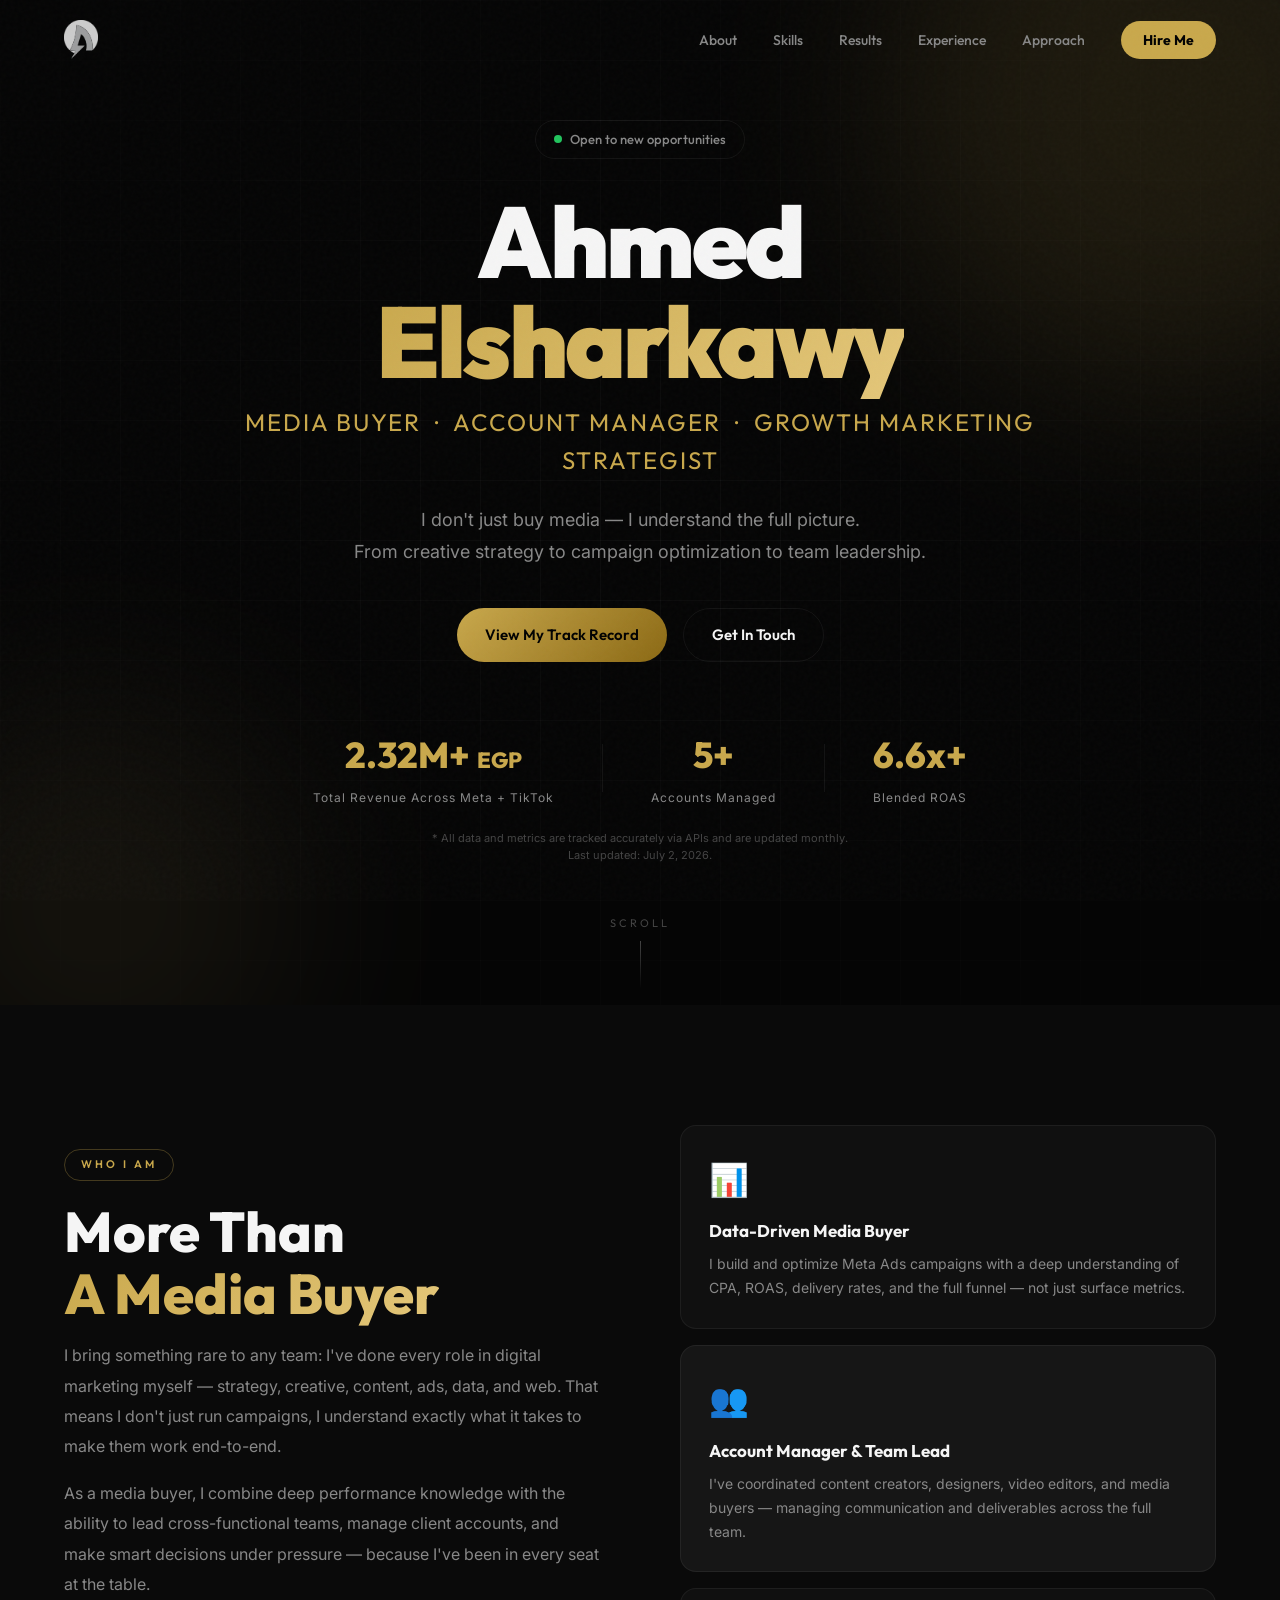
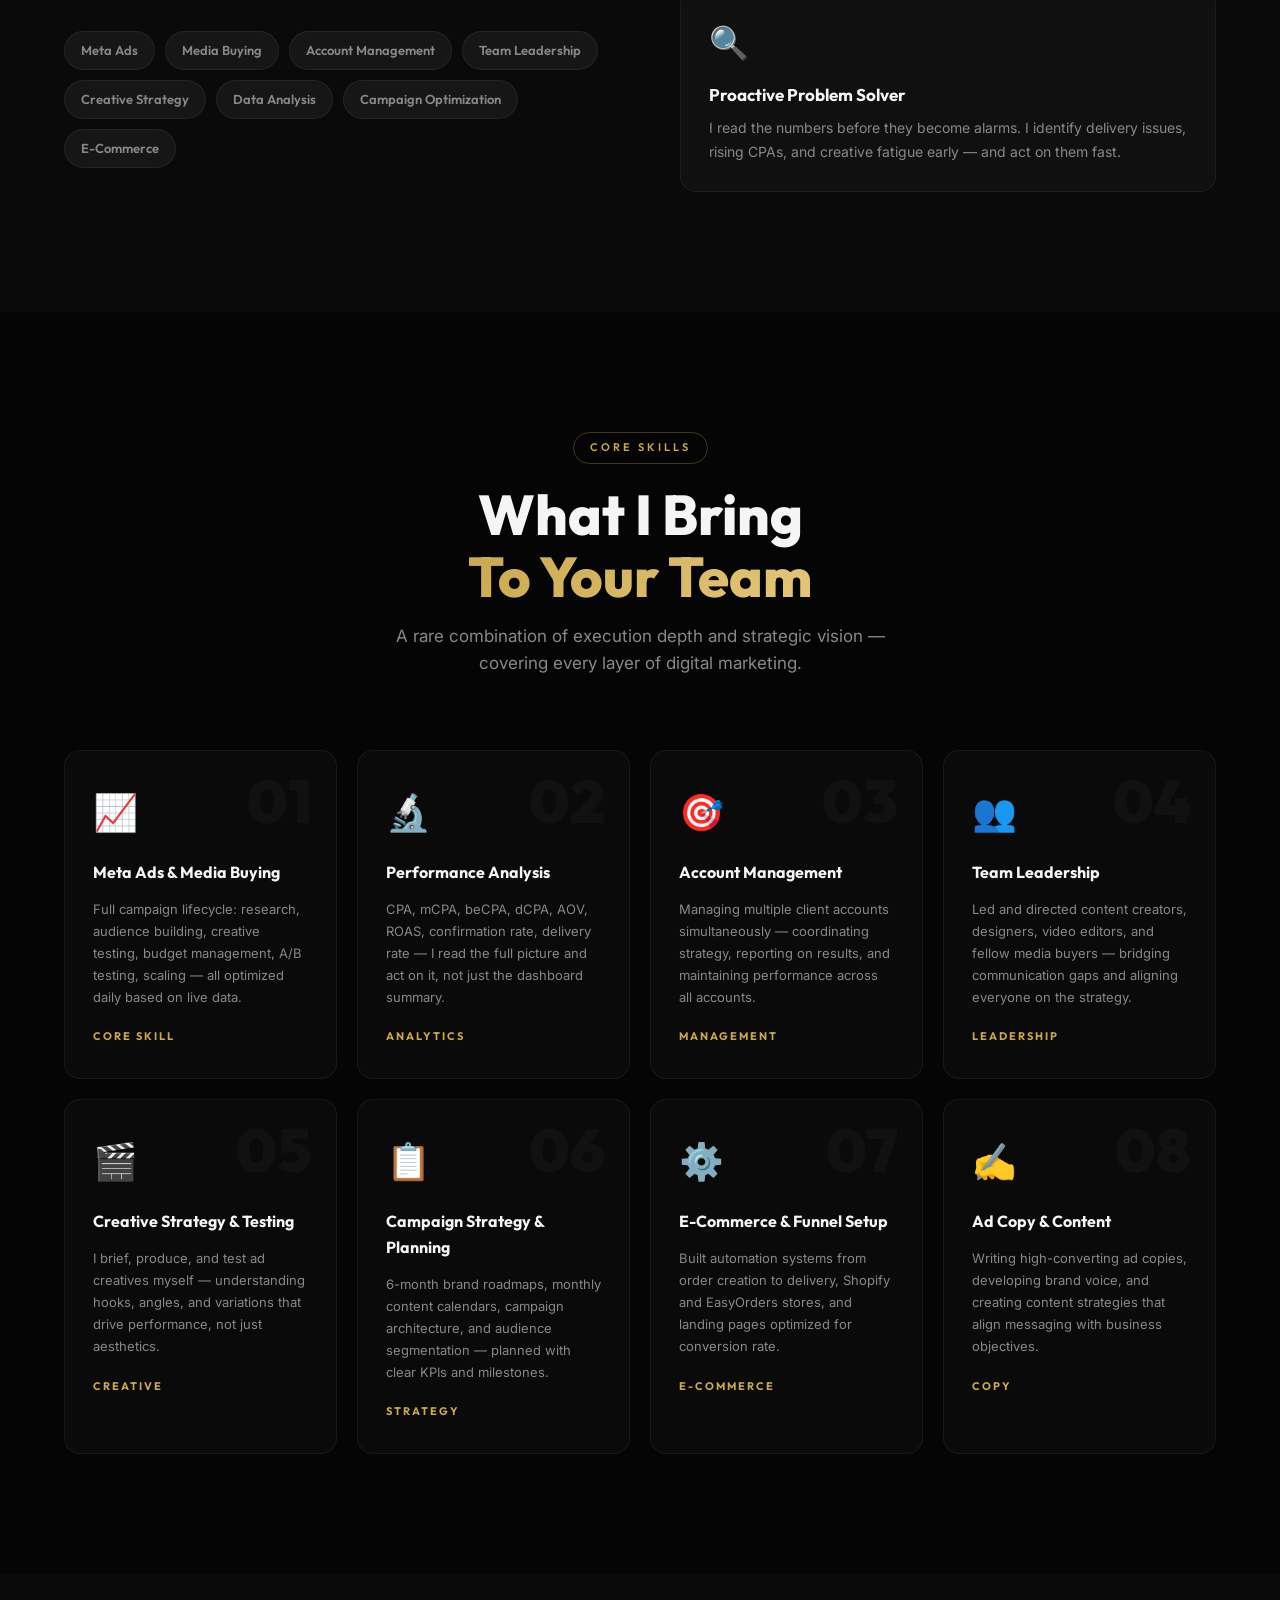
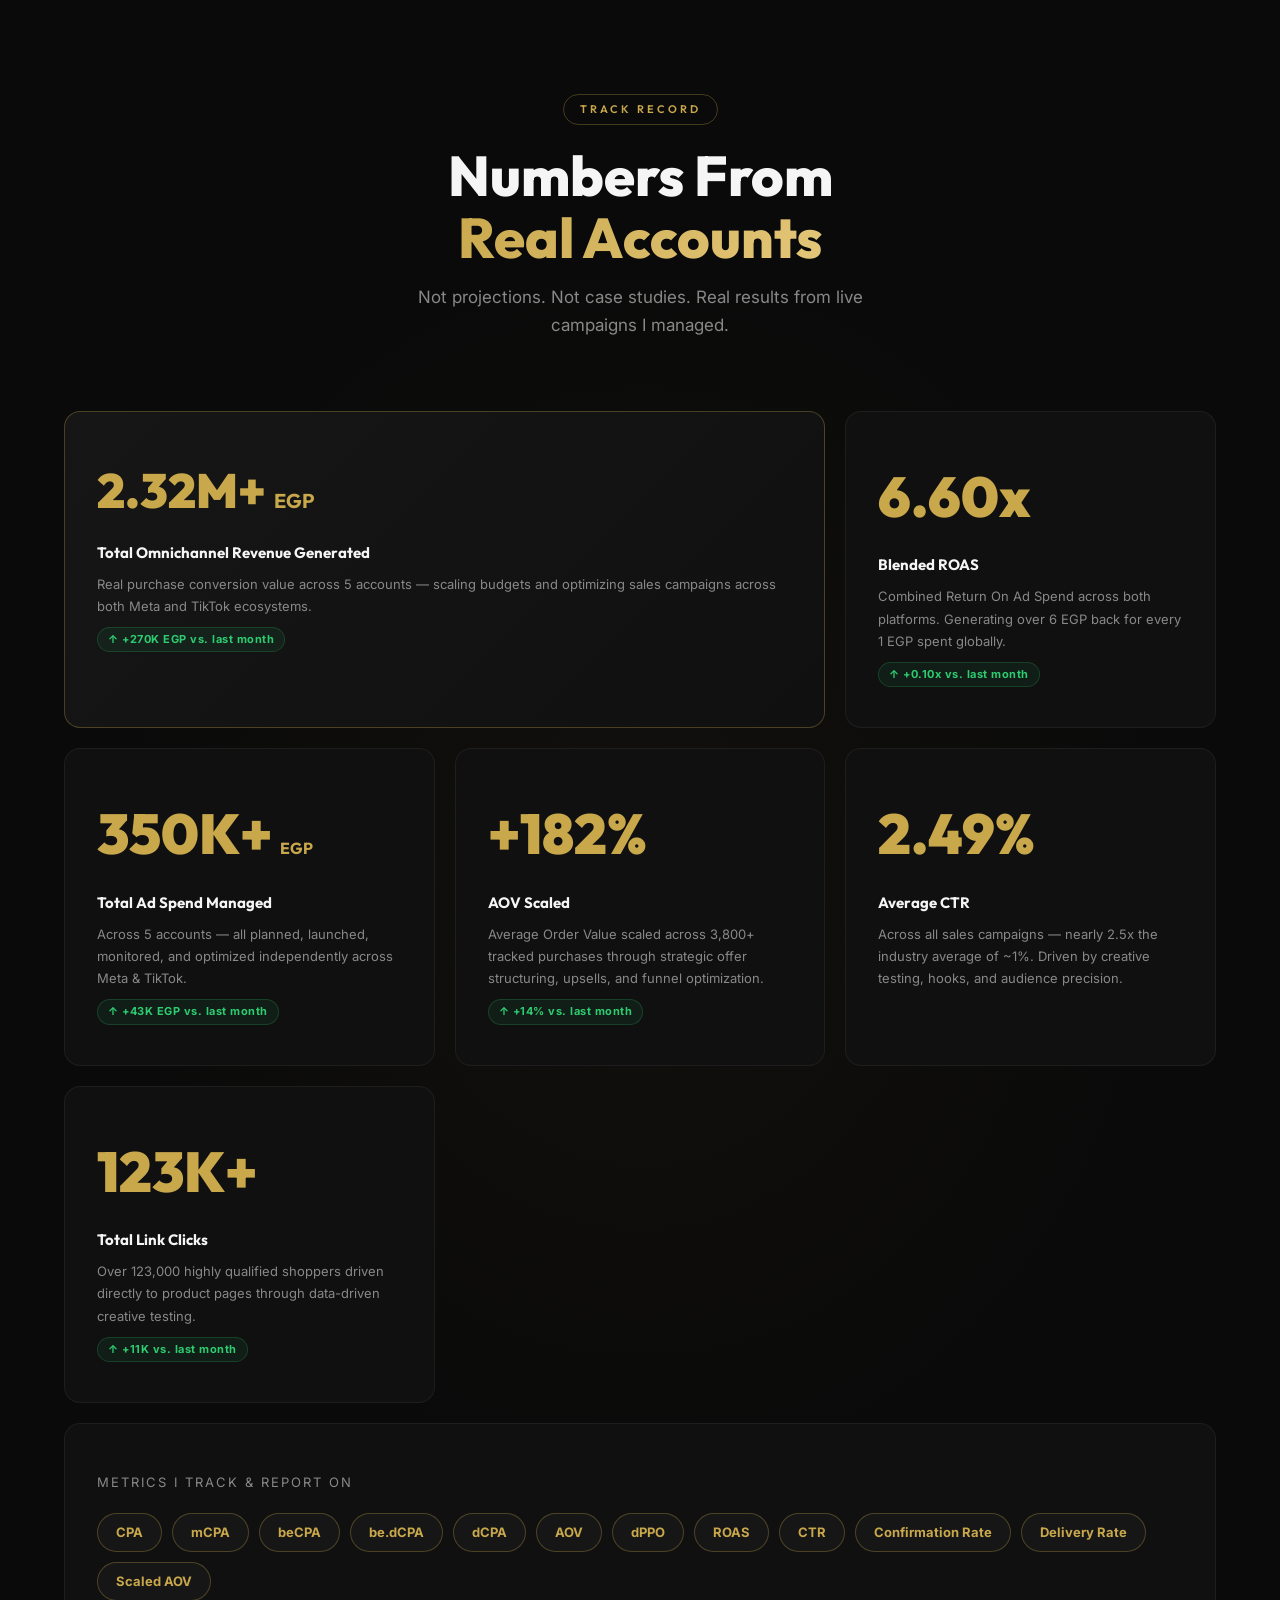
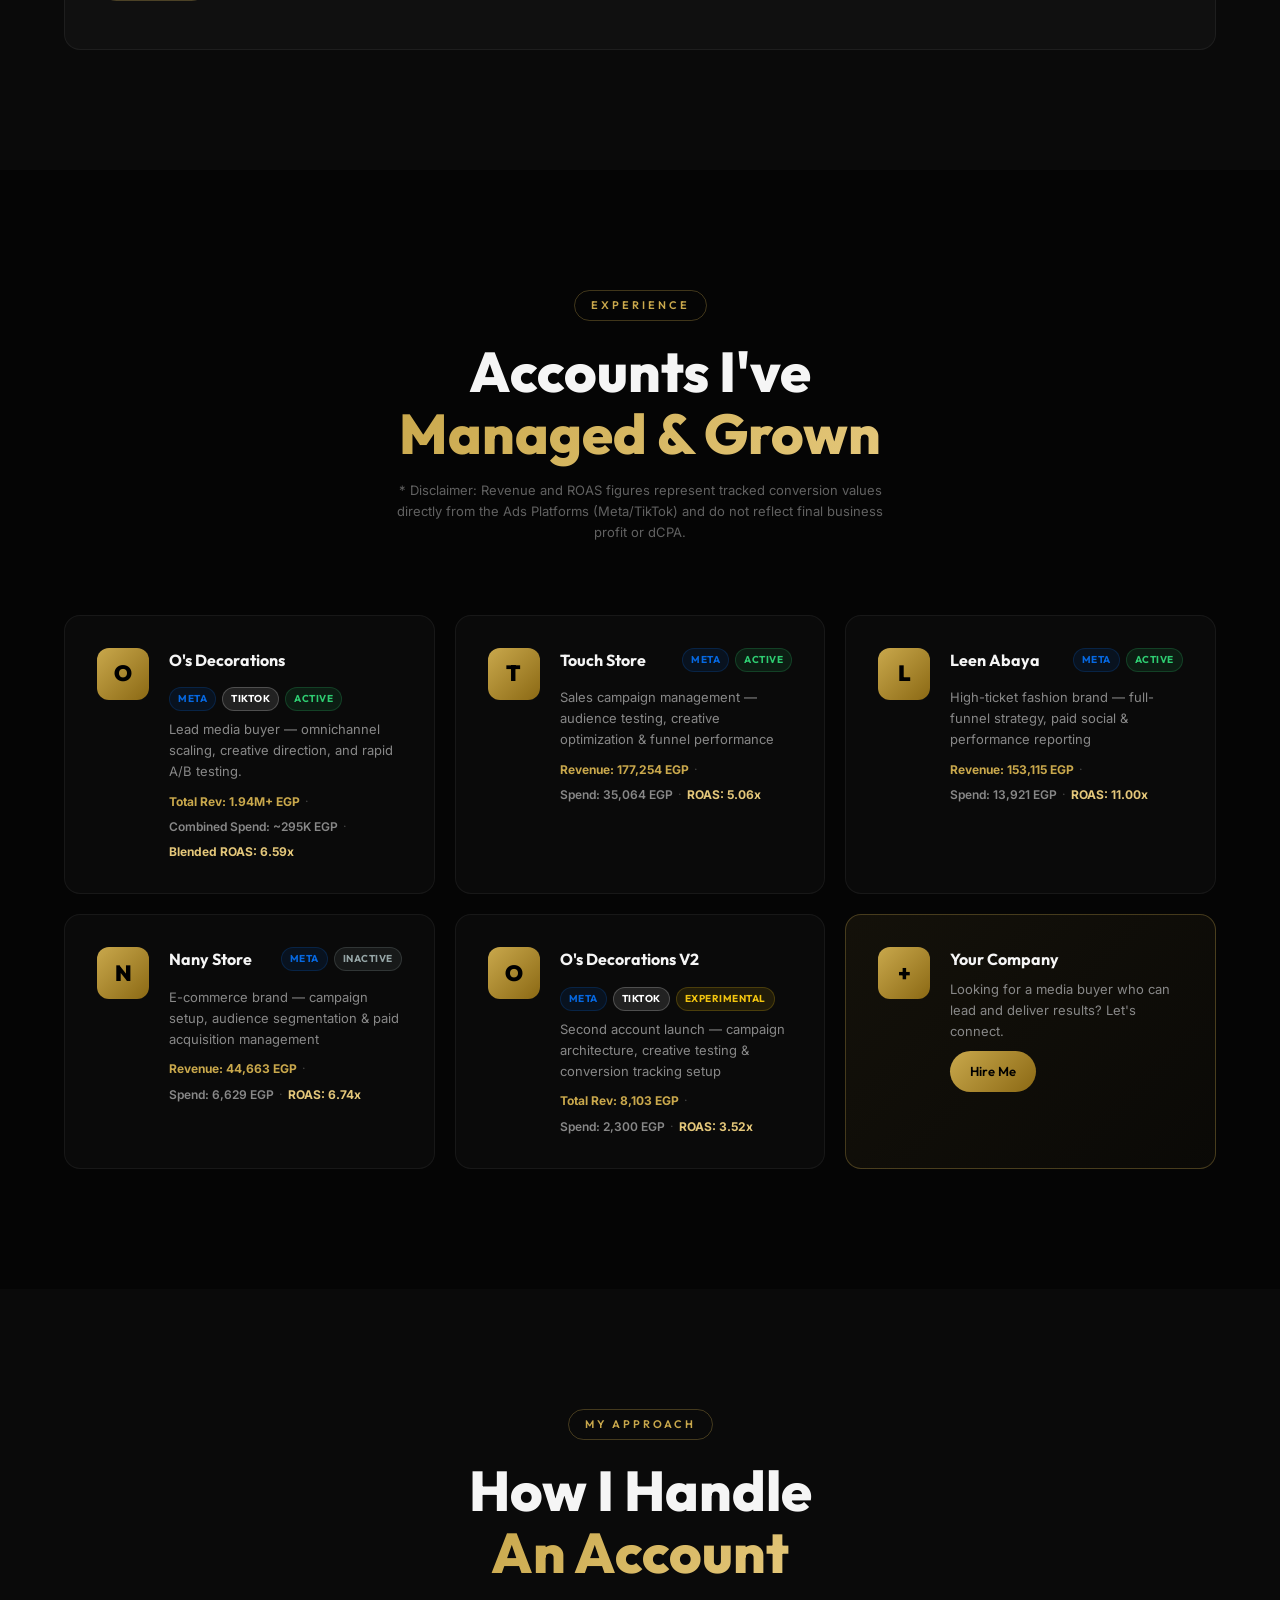
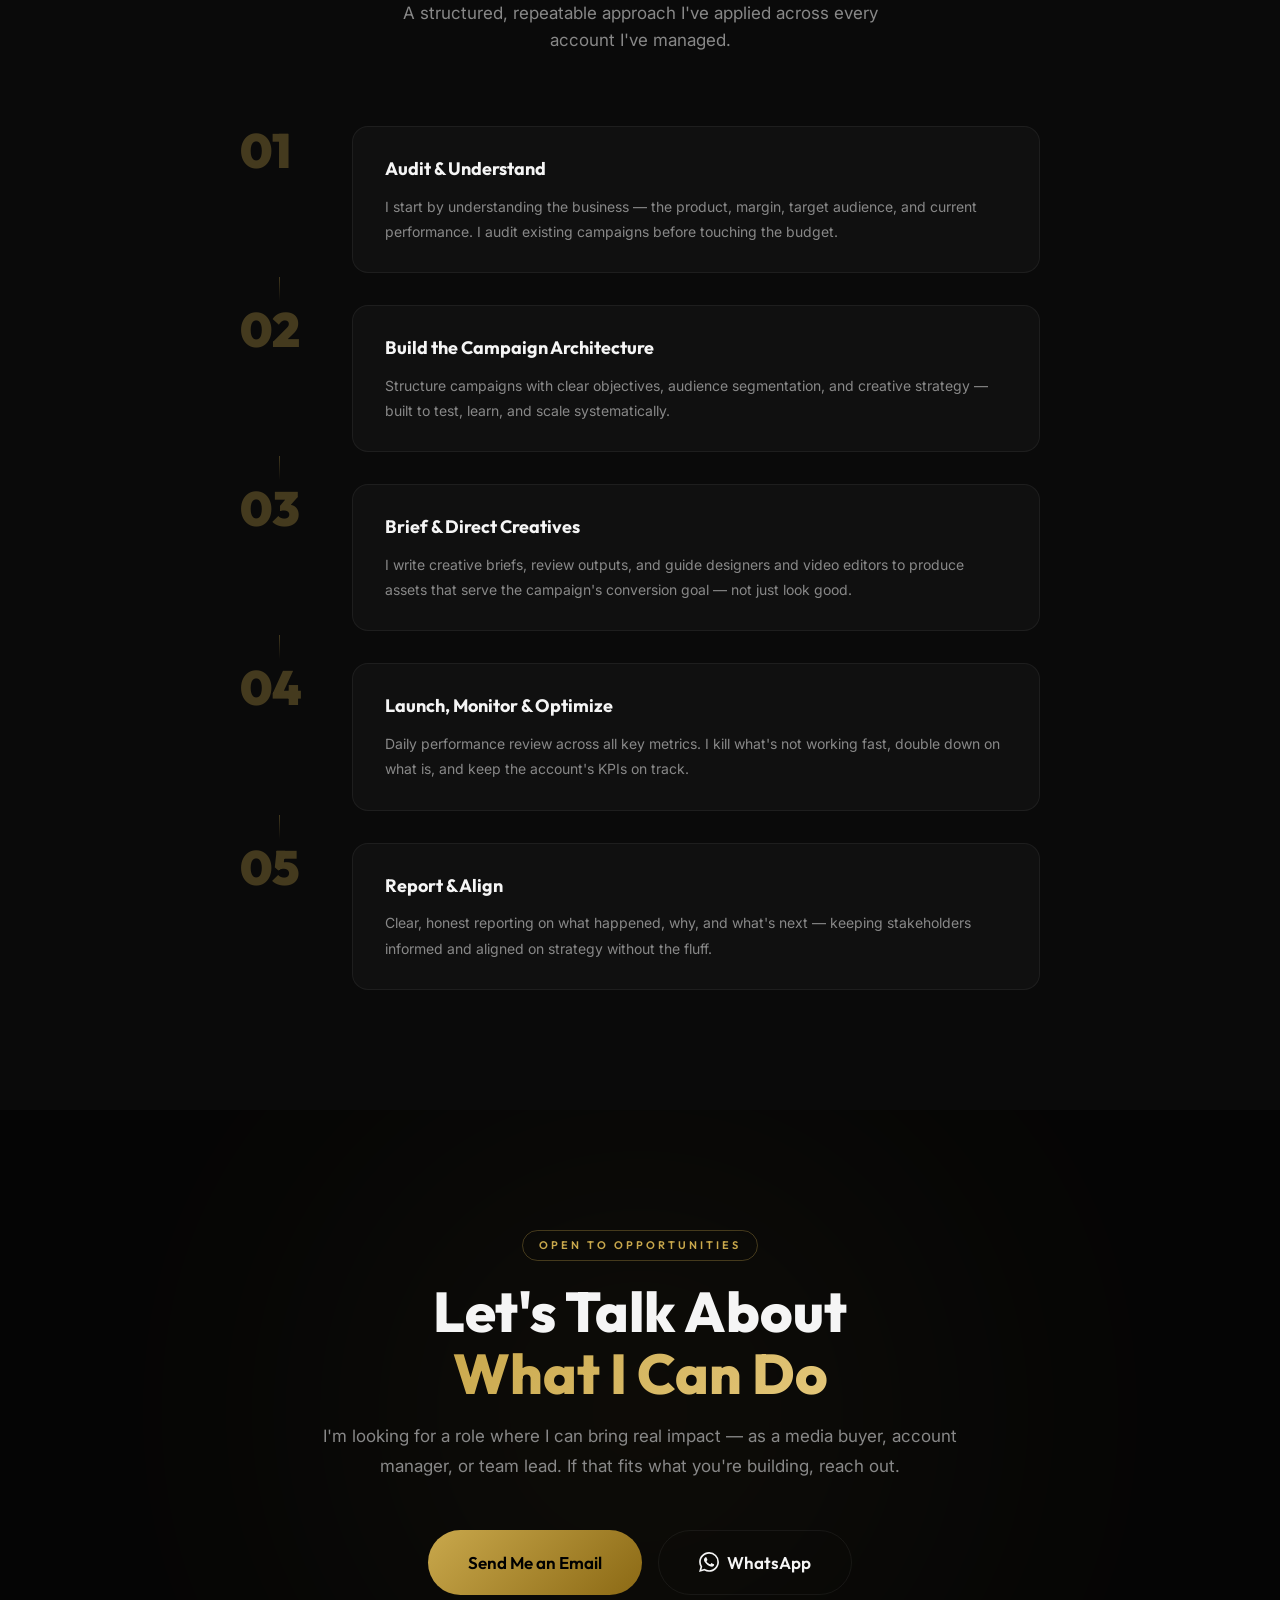
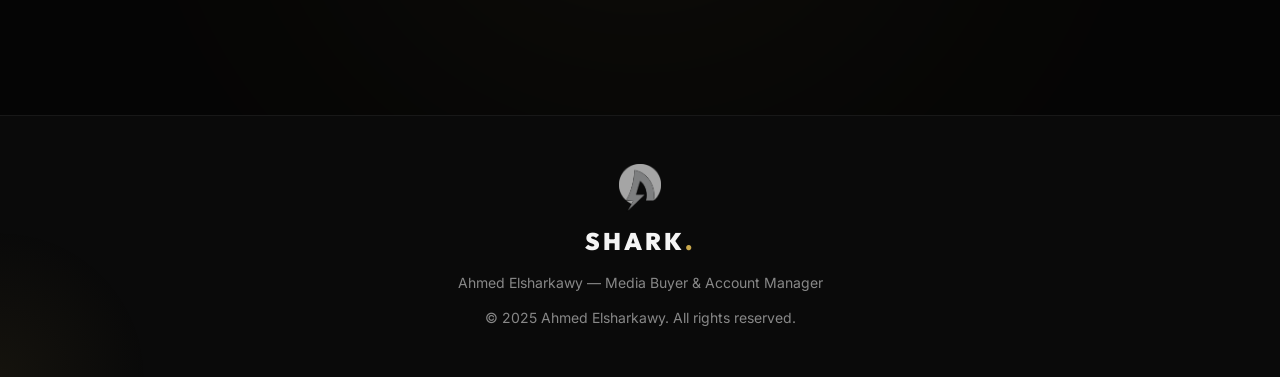
<file: index.html>
<!DOCTYPE html>
<html lang="en">
<head>
  <meta charset="UTF-8" />
  <meta name="viewport" content="width=device-width, initial-scale=1.0" />
  <meta name="description" content="Ahmed Elsharkawy — Media Buyer & Account Manager. Performance marketing specialist with hands-on experience across Meta Ads, creative production, team leadership, and full-funnel strategy." />
  <title>Ahmed Elsharkawy | Media Buyer & Account Manager</title>
  <link rel="preconnect" href="https://fonts.googleapis.com" />
  <link rel="preconnect" href="https://fonts.gstatic.com" crossorigin />
  <link href="https://fonts.googleapis.com/css2?family=Outfit:wght@300;400;500;600;700;800;900&family=Inter:wght@300;400;500;600&display=swap" rel="stylesheet" />
  <link rel="stylesheet" href="style.css" />
</head>
<body>

  <!-- NAV -->
  <nav class="nav" id="nav">
    <div class="nav-inner">
      <a href="#hero" class="nav-logo">
        <img src="logo.png" alt="SHARK" class="nav-logo-img" />
      </a>
      <ul class="nav-links">
        <li><a href="#about">About</a></li>
        <li><a href="#services">Skills</a></li>
        <li><a href="#results">Results</a></li>
        <li><a href="#brands">Experience</a></li>
        <li><a href="#process">Approach</a></li>
        <li><a href="#contact" class="nav-cta">Hire Me</a></li>
      </ul>
      <button class="nav-hamburger" id="hamburger" aria-label="Toggle menu">
        <span></span><span></span><span></span>
      </button>
    </div>
  </nav>

  <!-- HERO -->
  <section class="hero" id="hero">
    <div class="hero-bg-grid"></div>
    <div class="hero-glow hero-glow-1"></div>
    <div class="hero-glow hero-glow-2"></div>
    <div class="hero-content">
      <div class="hero-badge">
        <span class="badge-dot"></span>
        Open to new opportunities
      </div>
      <h1 class="hero-title">
        Ahmed<br />
        <span class="gradient-text">Elsharkawy</span>
      </h1>
      <p class="hero-role">Media Buyer &nbsp;·&nbsp; Account Manager &nbsp;·&nbsp; Growth Marketing Strategist</p>
      <p class="hero-sub">
        I don't just buy media — I understand the full picture.<br />
        From creative strategy to campaign optimization to team leadership.
      </p>
      <div class="hero-actions">
        <a href="#results" class="btn btn-primary">View My Track Record</a>
        <a href="#contact" class="btn btn-ghost">Get In Touch</a>
      </div>
      <div class="hero-stats">
        <div class="hero-stat">
          <span class="hero-stat-num">2.32M+ <span style="font-size:22px;color:var(--gold)">EGP</span></span>
          <span class="hero-stat-label">Total Revenue Across Meta + TikTok</span>
        </div>
        <div class="hero-stat-divider"></div>
        <div class="hero-stat">
          <span class="hero-stat-num" data-target="5" data-suffix="+">0</span>
          <span class="hero-stat-label">Accounts Managed</span>
        </div>
        <div class="hero-stat-divider"></div>
        <div class="hero-stat">
          <span class="hero-stat-num">6.6x+</span>
          <span class="hero-stat-label">Blended ROAS</span>
        </div>
      </div>
      <div class="hero-disclaimer">
        * All data and metrics are tracked accurately via APIs and are updated monthly.<br>Last updated: July 2, 2026.
      </div>
    </div>
    <div class="hero-scroll">
      <span>Scroll</span>
      <div class="scroll-line"></div>
    </div>
  </section>

  <!-- ABOUT -->
  <section class="about section" id="about">
    <div class="container">
      <div class="about-grid">
        <div class="about-text">
          <span class="section-tag">Who I Am</span>
          <h2 class="section-title">More Than<br /><span class="gradient-text">A Media Buyer</span></h2>
          <p class="about-desc">
            I bring something rare to any team: I've done every role in digital marketing myself — 
            strategy, creative, content, ads, data, and web. That means I don't just run campaigns,
            I understand exactly what it takes to make them work end-to-end.
          </p>
          <p class="about-desc">
            As a media buyer, I combine deep performance knowledge with the ability to lead 
            cross-functional teams, manage client accounts, and make smart decisions under pressure — 
            because I've been in every seat at the table.
          </p>
          <div class="about-tags">
            <span class="tag">Meta Ads</span>
            <span class="tag">Media Buying</span>
            <span class="tag">Account Management</span>
            <span class="tag">Team Leadership</span>
            <span class="tag">Creative Strategy</span>
            <span class="tag">Data Analysis</span>
            <span class="tag">Campaign Optimization</span>
            <span class="tag">E-Commerce</span>
          </div>
        </div>
        <div class="about-visual">
          <div class="about-card">
            <div class="about-card-icon">📊</div>
            <h3>Data-Driven Media Buyer</h3>
            <p>I build and optimize Meta Ads campaigns with a deep understanding of CPA, ROAS, delivery rates, and the full funnel — not just surface metrics.</p>
          </div>
          <div class="about-card about-card-alt">
            <div class="about-card-icon">👥</div>
            <h3>Account Manager & Team Lead</h3>
            <p>I've coordinated content creators, designers, video editors, and media buyers — managing communication and deliverables across the full team.</p>
          </div>
          <div class="about-card">
            <div class="about-card-icon">🔍</div>
            <h3>Proactive Problem Solver</h3>
            <p>I read the numbers before they become alarms. I identify delivery issues, rising CPAs, and creative fatigue early — and act on them fast.</p>
          </div>
        </div>
      </div>
    </div>
  </section>

  <!-- SERVICES / SKILLS -->
  <section class="services section" id="services">
    <div class="container">
      <div class="section-header">
        <span class="section-tag">Core Skills</span>
        <h2 class="section-title">What I Bring<br /><span class="gradient-text">To Your Team</span></h2>
        <p class="section-sub">A rare combination of execution depth and strategic vision — covering every layer of digital marketing.</p>
      </div>
      <div class="services-grid">

        <div class="service-card" data-index="01">
          <div class="service-icon">📈</div>
          <h3>Meta Ads & Media Buying</h3>
          <p>Full campaign lifecycle: research, audience building, creative testing, budget management, A/B testing, scaling — all optimized daily based on live data.</p>
          <div class="service-tag">Core Skill</div>
        </div>

        <div class="service-card" data-index="02">
          <div class="service-icon">🔬</div>
          <h3>Performance Analysis</h3>
          <p>CPA, mCPA, beCPA, dCPA, AOV, ROAS, confirmation rate, delivery rate — I read the full picture and act on it, not just the dashboard summary.</p>
          <div class="service-tag">Analytics</div>
        </div>

        <div class="service-card" data-index="03">
          <div class="service-icon">🎯</div>
          <h3>Account Management</h3>
          <p>Managing multiple client accounts simultaneously — coordinating strategy, reporting on results, and maintaining performance across all accounts.</p>
          <div class="service-tag">Management</div>
        </div>

        <div class="service-card" data-index="04">
          <div class="service-icon">👥</div>
          <h3>Team Leadership</h3>
          <p>Led and directed content creators, designers, video editors, and fellow media buyers — bridging communication gaps and aligning everyone on the strategy.</p>
          <div class="service-tag">Leadership</div>
        </div>

        <div class="service-card" data-index="05">
          <div class="service-icon">🎬</div>
          <h3>Creative Strategy & Testing</h3>
          <p>I brief, produce, and test ad creatives myself — understanding hooks, angles, and variations that drive performance, not just aesthetics.</p>
          <div class="service-tag">Creative</div>
        </div>

        <div class="service-card" data-index="06">
          <div class="service-icon">📋</div>
          <h3>Campaign Strategy & Planning</h3>
          <p>6-month brand roadmaps, monthly content calendars, campaign architecture, and audience segmentation — planned with clear KPIs and milestones.</p>
          <div class="service-tag">Strategy</div>
        </div>

        <div class="service-card" data-index="07">
          <div class="service-icon">⚙️</div>
          <h3>E-Commerce & Funnel Setup</h3>
          <p>Built automation systems from order creation to delivery, Shopify and EasyOrders stores, and landing pages optimized for conversion rate.</p>
          <div class="service-tag">E-Commerce</div>
        </div>

        <div class="service-card" data-index="08">
          <div class="service-icon">✍️</div>
          <h3>Ad Copy & Content</h3>
          <p>Writing high-converting ad copies, developing brand voice, and creating content strategies that align messaging with business objectives.</p>
          <div class="service-tag">Copy</div>
        </div>

      </div>
    </div>
  </section>

  <!-- RESULTS -->
  <section class="results section" id="results">
    <div class="results-bg"></div>
    <div class="container">
      <div class="section-header">
        <span class="section-tag">Track Record</span>
        <h2 class="section-title">Numbers From<br /><span class="gradient-text">Real Accounts</span></h2>
        <p class="section-sub">Not projections. Not case studies. Real results from live campaigns I managed.</p>
      </div>
      <div class="results-grid">
        <div class="result-card result-card-large">
          <div class="result-num"><span class="result-highlight">2.32M+</span><span class="result-unit">EGP</span></div>
          <div class="result-label">Total Omnichannel Revenue Generated</div>
          <div class="result-desc">Real purchase conversion value across 5 accounts — scaling budgets and optimizing sales campaigns across both Meta and TikTok ecosystems.</div>
          <span class="result-delta">↑ +270K EGP vs. last month</span>
        </div>
        <div class="result-card">
          <div class="result-num"><span class="result-big">6.60x</span></div>
          <div class="result-label">Blended ROAS</div>
          <div class="result-desc">Combined Return On Ad Spend across both platforms. Generating over 6 EGP back for every 1 EGP spent globally.</div>
          <span class="result-delta">↑ +0.10x vs. last month</span>
        </div>
        <div class="result-card">
          <div class="result-num"><span class="result-big">350K+</span><span class="result-unit" style="font-size:16px">EGP</span></div>
          <div class="result-label">Total Ad Spend Managed</div>
          <div class="result-desc">Across 5 accounts — all planned, launched, monitored, and optimized independently across Meta & TikTok.</div>
          <span class="result-delta">↑ +43K EGP vs. last month</span>
        </div>
        <div class="result-card">
          <div class="result-num"><span class="result-big">+182%</span></div>
          <div class="result-label">AOV Scaled</div>
          <div class="result-desc">Average Order Value scaled across 3,800+ tracked purchases through strategic offer structuring, upsells, and funnel optimization.</div>
          <span class="result-delta">↑ +14% vs. last month</span>
        </div>
        <div class="result-card">
          <div class="result-num"><span class="result-big">2.49%</span></div>
          <div class="result-label">Average CTR</div>
          <div class="result-desc">Across all sales campaigns — nearly 2.5x the industry average of ~1%. Driven by creative testing, hooks, and audience precision.</div>
        </div>
        <div class="result-card">
          <div class="result-num"><span class="result-big">123K+</span></div>
          <div class="result-label">Total Link Clicks</div>
          <div class="result-desc">Over 123,000 highly qualified shoppers driven directly to product pages through data-driven creative testing.</div>
          <span class="result-delta">↑ +11K vs. last month</span>
        </div>
        <div class="result-card result-card-wide">
          <div class="result-metrics">
            <div class="result-metric">
              <span class="metric-label">Metrics I Track & Report On</span>
              <div class="metric-pills">
                <span class="pill">CPA</span>
                <span class="pill">mCPA</span>
                <span class="pill">beCPA</span>
                <span class="pill">be.dCPA</span>
                <span class="pill">dCPA</span>
                <span class="pill">AOV</span>
                <span class="pill">dPPO</span>
                <span class="pill">ROAS</span>
                <span class="pill">CTR</span>
                <span class="pill">Confirmation Rate</span>
                <span class="pill">Delivery Rate</span>
                <span class="pill">Scaled AOV</span>
              </div>
            </div>
          </div>
        </div>
      </div>
    </div>
  </section>

  <!-- EXPERIENCE / BRANDS -->
  <section class="brands section" id="brands">
    <div class="container">
      <div class="section-header">
        <span class="section-tag">Experience</span>
        <h2 class="section-title">Accounts I've<br /><span class="gradient-text">Managed & Grown</span></h2>
        <p class="section-sub" style="font-size: 13px; opacity: 0.7; max-width: 500px; margin: 0 auto;">* Disclaimer: Revenue and ROAS figures represent tracked conversion values directly from the Ads Platforms (Meta/TikTok) and do not reflect final business profit or dCPA.</p>
      </div>
      <div class="brands-grid">
        <div class="brand-card">
          <div class="brand-letter">O</div>
          <div class="brand-info">
            <div class="brand-card-header">
              <h4>O's Decorations</h4>
              <div class="platform-badges">
                <span class="platform-badge badge-meta">Meta</span>
                <span class="platform-badge badge-tiktok">TikTok</span>
                <span class="platform-badge badge-active">Active</span>
              </div>
            </div>
            <p>Lead media buyer — omnichannel scaling, creative direction, and rapid A/B testing.</p>
            <div class="brand-metrics">
              <span class="brand-revenue">Total Rev: 1.94M+ EGP</span>
              <span class="brand-divider">·</span>
              <span class="brand-spend">Combined Spend: ~295K EGP</span>
              <span class="brand-divider">·</span>
              <span class="brand-roas">Blended ROAS: 6.59x</span>
            </div>
          </div>
        </div>
        <div class="brand-card">
          <div class="brand-letter">T</div>
          <div class="brand-info">
            <div class="brand-card-header">
              <h4>Touch Store</h4>
              <div class="platform-badges">
                <span class="platform-badge badge-meta">Meta</span>
                <span class="platform-badge badge-active">Active</span>
              </div>
            </div>
            <p>Sales campaign management — audience testing, creative optimization & funnel performance</p>
            <div class="brand-metrics">
              <span class="brand-revenue">Revenue: 177,254 EGP</span>
              <span class="brand-divider">·</span>
              <span class="brand-spend">Spend: 35,064 EGP</span>
              <span class="brand-divider">·</span>
              <span class="brand-roas">ROAS: 5.06x</span>
            </div>
          </div>
        </div>
        <div class="brand-card">
          <div class="brand-letter">L</div>
          <div class="brand-info">
            <div class="brand-card-header">
              <h4>Leen Abaya</h4>
              <div class="platform-badges">
                <span class="platform-badge badge-meta">Meta</span>
                <span class="platform-badge badge-active">Active</span>
              </div>
            </div>
            <p>High-ticket fashion brand — full-funnel strategy, paid social & performance reporting</p>
            <div class="brand-metrics">
              <span class="brand-revenue">Revenue: 153,115 EGP</span>
              <span class="brand-divider">·</span>
              <span class="brand-spend">Spend: 13,921 EGP</span>
              <span class="brand-divider">·</span>
              <span class="brand-roas">ROAS: 11.00x</span>
            </div>
          </div>
        </div>
        <div class="brand-card">
          <div class="brand-letter">N</div>
          <div class="brand-info">
            <div class="brand-card-header">
              <h4>Nany Store</h4>
              <div class="platform-badges">
                <span class="platform-badge badge-meta">Meta</span>
                <span class="platform-badge badge-inactive">Inactive</span>
              </div>
            </div>
            <p>E-commerce brand — campaign setup, audience segmentation & paid acquisition management</p>
            <div class="brand-metrics">
              <span class="brand-revenue">Revenue: 44,663 EGP</span>
              <span class="brand-divider">·</span>
              <span class="brand-spend">Spend: 6,629 EGP</span>
              <span class="brand-divider">·</span>
              <span class="brand-roas">ROAS: 6.74x</span>
            </div>
          </div>
        </div>
        <div class="brand-card">
          <div class="brand-letter">O</div>
          <div class="brand-info">
            <div class="brand-card-header">
              <h4>O's Decorations V2</h4>
              <div class="platform-badges">
                <span class="platform-badge badge-meta">Meta</span>
                <span class="platform-badge badge-tiktok">TikTok</span>
                <span class="platform-badge badge-experimental">Experimental</span>
              </div>
            </div>
            <p>Second account launch — campaign architecture, creative testing & conversion tracking setup</p>
            <div class="brand-metrics">
              <span class="brand-revenue">Total Rev: 8,103 EGP</span>
              <span class="brand-divider">·</span>
              <span class="brand-spend">Spend: 2,300 EGP</span>
              <span class="brand-divider">·</span>
              <span class="brand-roas">ROAS: 3.52x</span>
            </div>
          </div>
        </div>
        <div class="brand-card brand-card-cta">
          <div class="brand-letter">+</div>
          <div class="brand-info">
            <h4>Your Company</h4>
            <p>Looking for a media buyer who can lead and deliver results? Let's connect.</p>
            <a href="#contact" class="btn btn-primary btn-sm">Hire Me</a>
          </div>
        </div>
      </div>
    </div>
  </section>


  <!-- APPROACH / PROCESS -->
  <section class="process section" id="process">
    <div class="container">
      <div class="section-header">
        <span class="section-tag">My Approach</span>
        <h2 class="section-title">How I Handle<br /><span class="gradient-text">An Account</span></h2>
        <p class="section-sub">A structured, repeatable approach I've applied across every account I've managed.</p>
      </div>
      <div class="process-steps">
        <div class="process-step">
          <div class="step-num">01</div>
          <div class="step-content">
            <h3>Audit & Understand</h3>
            <p>I start by understanding the business — the product, margin, target audience, and current performance. I audit existing campaigns before touching the budget.</p>
          </div>
        </div>
        <div class="process-connector"></div>
        <div class="process-step">
          <div class="step-num">02</div>
          <div class="step-content">
            <h3>Build the Campaign Architecture</h3>
            <p>Structure campaigns with clear objectives, audience segmentation, and creative strategy — built to test, learn, and scale systematically.</p>
          </div>
        </div>
        <div class="process-connector"></div>
        <div class="process-step">
          <div class="step-num">03</div>
          <div class="step-content">
            <h3>Brief & Direct Creatives</h3>
            <p>I write creative briefs, review outputs, and guide designers and video editors to produce assets that serve the campaign's conversion goal — not just look good.</p>
          </div>
        </div>
        <div class="process-connector"></div>
        <div class="process-step">
          <div class="step-num">04</div>
          <div class="step-content">
            <h3>Launch, Monitor & Optimize</h3>
            <p>Daily performance review across all key metrics. I kill what's not working fast, double down on what is, and keep the account's KPIs on track.</p>
          </div>
        </div>
        <div class="process-connector"></div>
        <div class="process-step">
          <div class="step-num">05</div>
          <div class="step-content">
            <h3>Report & Align</h3>
            <p>Clear, honest reporting on what happened, why, and what's next — keeping stakeholders informed and aligned on strategy without the fluff.</p>
          </div>
        </div>
      </div>
    </div>
  </section>

  <!-- CONTACT -->
  <section class="contact section" id="contact">
    <div class="contact-glow"></div>
    <div class="container">
      <div class="contact-inner">
        <span class="section-tag">Open To Opportunities</span>
        <h2 class="section-title">Let's Talk About<br /><span class="gradient-text">What I Can Do</span></h2>
        <p class="contact-sub">I'm looking for a role where I can bring real impact — as a media buyer, account manager, or team lead. If that fits what you're building, reach out.</p>
        <div class="contact-actions">
          <a href="mailto:Ahmedalsharkawy33@gmail.com" class="btn btn-primary btn-lg" id="contact-email">Send Me an Email</a>
          <a href="https://wa.me/201032321766" class="btn btn-ghost btn-lg" id="contact-whatsapp" target="_blank">
            <svg width="20" height="20" viewBox="0 0 24 24" fill="currentColor"><path d="M17.472 14.382c-.297-.149-1.758-.867-2.03-.967-.273-.099-.471-.148-.67.15-.197.297-.767.966-.94 1.164-.173.199-.347.223-.644.075-.297-.15-1.255-.463-2.39-1.475-.883-.788-1.48-1.761-1.653-2.059-.173-.297-.018-.458.13-.606.134-.133.298-.347.446-.52.149-.174.198-.298.298-.497.099-.198.05-.371-.025-.52-.075-.149-.669-1.612-.916-2.207-.242-.579-.487-.5-.669-.51-.173-.008-.371-.01-.57-.01-.198 0-.52.074-.792.372-.272.297-1.04 1.016-1.04 2.479 0 1.462 1.065 2.875 1.213 3.074.149.198 2.096 3.2 5.077 4.487.709.306 1.262.489 1.694.625.712.227 1.36.195 1.871.118.571-.085 1.758-.719 2.006-1.413.248-.694.248-1.289.173-1.413-.074-.124-.272-.198-.57-.347m-5.421 7.403h-.004a9.87 9.87 0 01-5.031-1.378l-.361-.214-3.741.982.998-3.648-.235-.374a9.86 9.86 0 01-1.51-5.26c.001-5.45 4.436-9.884 9.888-9.884 2.64 0 5.122 1.03 6.988 2.898a9.825 9.825 0 012.893 6.994c-.003 5.45-4.437 9.884-9.885 9.884m8.413-18.297A11.815 11.815 0 0012.05 0C5.495 0 .16 5.335.157 11.892c0 2.096.547 4.142 1.588 5.945L.057 24l6.305-1.654a11.882 11.882 0 005.683 1.448h.005c6.554 0 11.89-5.335 11.893-11.893a11.821 11.821 0 00-3.48-8.413Z"/></svg>
            WhatsApp
          </a>
        </div>
      </div>
    </div>
  </section>

  <!-- FOOTER -->
  <footer class="footer">
    <div class="container">
      <div class="footer-inner">
        <div class="footer-brand">
          <img src="logo.png" alt="SHARK" class="footer-logo-img" />
          <span class="footer-logo">SHARK<span>.</span></span>
        </div>
        <p>Ahmed Elsharkawy — Media Buyer & Account Manager</p>
        <p class="footer-copy">© 2025 Ahmed Elsharkawy. All rights reserved.</p>
      </div>
    </div>
  </footer>

  <script src="script.js"></script>
</body>
</html>
</file>
<file: style.css>
/* ===== DESIGN TOKENS ===== */
:root {
  --gold: #C9A84C;
  --gold-light: #E4C77A;
  --gold-dark: #8B6914;
  --bg: #050505;
  --bg-1: #0A0A0A;
  --bg-2: #101010;
  --bg-3: #161616;
  --bg-4: #1E1E1E;
  --text: #F5F5F5;
  --text-muted: #888888;
  --text-dim: #444444;
  --border: rgba(255,255,255,0.06);
  --border-gold: rgba(201, 168, 76, 0.3);
  --radius: 16px;
  --radius-sm: 8px;
  --radius-lg: 24px;
  --shadow: 0 20px 60px rgba(0,0,0,0.7);
  --shadow-gold: 0 0 40px rgba(201,168,76,0.12);
  --font: 'Outfit', sans-serif;
  --font-body: 'Inter', sans-serif;
}

/* ===== RESET ===== */
*, *::before, *::after { box-sizing: border-box; margin: 0; padding: 0; }
html, body {
  overflow-x: hidden;
  max-width: 100%;
}
html { scroll-behavior: smooth; }
body {
  background: var(--bg);
  color: var(--text);
  font-family: var(--font);
  line-height: 1.6;
}
a { text-decoration: none; color: inherit; }
ul { list-style: none; }
img { max-width: 100%; }

/* ===== UTILITY ===== */
.container { max-width: 1200px; margin: 0 auto; padding: 0 24px; }
.section { padding: 120px 0; }
.gradient-text {
  background: linear-gradient(135deg, var(--gold), var(--gold-light));
  -webkit-background-clip: text;
  -webkit-text-fill-color: transparent;
  background-clip: text;
}
.section-tag {
  display: inline-block;
  font-size: 11px;
  font-weight: 600;
  letter-spacing: 3px;
  text-transform: uppercase;
  color: var(--gold);
  border: 1px solid var(--border-gold);
  padding: 6px 16px;
  border-radius: 100px;
  margin-bottom: 20px;
}
.section-title {
  font-size: clamp(36px, 5vw, 56px);
  font-weight: 800;
  line-height: 1.1;
  margin-bottom: 16px;
}
.section-sub {
  font-size: 17px;
  color: var(--text-muted);
  font-family: var(--font-body);
  max-width: 500px;
  margin: 0 auto;
}
.section-header { text-align: center; margin-bottom: 72px; }

/* ===== BUTTONS ===== */
.btn {
  display: inline-flex;
  align-items: center;
  gap: 8px;
  font-family: var(--font);
  font-weight: 600;
  font-size: 15px;
  padding: 14px 28px;
  border-radius: 100px;
  border: none;
  cursor: pointer;
  transition: all 0.3s ease;
}
.btn-primary {
  background: linear-gradient(135deg, var(--gold), var(--gold-dark));
  color: #000;
}
.btn-primary:hover {
  transform: translateY(-2px);
  box-shadow: 0 12px 40px rgba(201,168,76,0.4);
}
.btn-ghost {
  background: transparent;
  color: var(--text);
  border: 1px solid var(--border);
}
.btn-ghost:hover {
  border-color: var(--gold);
  color: var(--gold);
  transform: translateY(-2px);
}
.btn-lg { padding: 18px 40px; font-size: 17px; }
.btn-sm { padding: 10px 20px; font-size: 13px; }

/* ===== NAV ===== */
.nav {
  position: fixed;
  top: 0; left: 0; right: 0;
  z-index: 100;
  padding: 20px 0;
  transition: all 0.3s ease;
}
.nav.scrolled {
  background: rgba(8,8,8,0.9);
  backdrop-filter: blur(20px);
  padding: 14px 0;
  border-bottom: 1px solid var(--border);
}
.nav-inner {
  max-width: 1200px;
  margin: 0 auto;
  padding: 0 24px;
  display: flex;
  align-items: center;
  justify-content: space-between;
}
.nav-logo {
  display: flex;
  align-items: center;
}
.nav-logo-img {
  height: 40px;
  width: auto;
  transition: opacity 0.3s ease;
}
.nav-logo:hover .nav-logo-img {
  opacity: 0.8;
}
.nav-logo span { color: var(--gold); }
.footer-brand {
  display: flex;
  flex-direction: column;
  align-items: center;
  gap: 10px;
}
.footer-logo-img {
  height: 48px;
  width: auto;
  opacity: 0.8;
}
.nav-links {
  display: flex;
  align-items: center;
  gap: 36px;
}
.nav-links a {
  font-size: 14px;
  font-weight: 500;
  color: var(--text-muted);
  transition: color 0.2s;
}
.nav-links a:hover { color: var(--text); }
.nav-links .nav-cta {
  background: var(--gold);
  color: #000;
  padding: 10px 22px;
  border-radius: 100px;
  font-weight: 700;
}
.nav-links .nav-cta:hover {
  background: var(--gold-light);
  color: #000;
  transform: translateY(-1px);
}
.nav-hamburger {
  display: none;
  flex-direction: column;
  gap: 5px;
  background: none;
  border: none;
  cursor: pointer;
  padding: 4px;
}
.nav-hamburger span {
  display: block;
  width: 24px;
  height: 2px;
  background: var(--text);
  border-radius: 2px;
  transition: all 0.3s;
}

/* ===== HERO ===== */
.hero {
  min-height: 100vh;
  display: flex;
  align-items: center;
  justify-content: center;
  position: relative;
  overflow: hidden;
  padding: 120px 24px 140px;
}
.hero-bg-grid {
  position: absolute;
  inset: 0;
  background-image:
    linear-gradient(rgba(255,255,255,0.03) 1px, transparent 1px),
    linear-gradient(90deg, rgba(255,255,255,0.03) 1px, transparent 1px);
  background-size: 60px 60px;
  mask-image: radial-gradient(ellipse 80% 80% at 50% 50%, black 0%, transparent 100%);
}
.hero-glow {
  position: absolute;
  border-radius: 50%;
  filter: blur(100px);
  opacity: 0.12;
  pointer-events: none;
}
.hero-glow-1 {
  width: 600px; height: 600px;
  background: var(--gold);
  top: -200px; right: -200px;
}
.hero-glow-2 {
  width: 400px; height: 400px;
  background: var(--gold-light);
  bottom: -100px; left: -100px;
  opacity: 0.07;
}
.hero-content {
  text-align: center;
  position: relative;
  z-index: 1;
  max-width: 800px;
}
.hero-badge {
  display: inline-flex;
  align-items: center;
  gap: 8px;
  font-size: 13px;
  font-weight: 500;
  color: var(--text-muted);
  border: 1px solid var(--border);
  padding: 8px 18px;
  border-radius: 100px;
  margin-bottom: 32px;
  animation: fadeUp 0.6s ease both;
}
.badge-dot {
  width: 8px; height: 8px;
  background: #22c55e;
  border-radius: 50%;
  animation: pulse-dot 2s infinite;
}
@keyframes pulse-dot {
  0%, 100% { opacity: 1; transform: scale(1); }
  50% { opacity: 0.5; transform: scale(0.8); }
}
.hero-title {
  font-size: clamp(40px, 10vw, 100px);
  font-weight: 900;
  line-height: 1;
  letter-spacing: -3px;
  margin-bottom: 12px;
  animation: fadeUp 0.6s ease 0.1s both;
}
.hero-role {
  font-size: clamp(13px, 3vw, 24px);
  font-weight: 400;
  color: var(--gold);
  letter-spacing: 2px;
  text-transform: uppercase;
  line-height: 1.6;
  margin-bottom: 24px;
  animation: fadeUp 0.6s ease 0.2s both;
}
.hero-sub {
  font-size: 18px;
  color: var(--text-muted);
  font-family: var(--font-body);
  line-height: 1.8;
  max-width: 600px;
  margin: 0 auto 40px;
  animation: fadeUp 0.6s ease 0.3s both;
}
.hero-actions {
  display: flex;
  gap: 16px;
  justify-content: center;
  margin-bottom: 64px;
  animation: fadeUp 0.6s ease 0.4s both;
}
.hero-stats {
  display: flex;
  align-items: center;
  justify-content: center;
  gap: 48px;
  animation: fadeUp 0.6s ease 0.5s both;
}
.hero-stat { text-align: center; }
.hero-stat-num {
  display: block;
  font-size: 36px;
  font-weight: 800;
  color: var(--gold);
}
.hero-stat-label {
  font-size: 12px;
  color: var(--text-muted);
  font-family: var(--font-body);
  letter-spacing: 1px;
}
.hero-stat-divider {
  width: 1px;
  height: 48px;
  background: var(--border);
}
.hero-disclaimer {
  margin-top: 20px;
  font-size: 11px;
  color: var(--text-dim);
  text-align: center;
  font-family: var(--font-body);
  opacity: 0.6;
  animation: fadeUp 0.6s ease 0.6s both;
}
.hero-scroll {
  position: absolute;
  bottom: 16px;
  left: 50%;
  transform: translateX(-50%);
  display: flex;
  flex-direction: column;
  align-items: center;
  gap: 8px;
  font-size: 11px;
  letter-spacing: 3px;
  text-transform: uppercase;
  color: var(--text-dim);
  animation: fadeUpCenter 0.6s ease 0.8s both;
}
.scroll-line {
  width: 1px;
  height: 48px;
  background: linear-gradient(to bottom, var(--text-dim), transparent);
  animation: scroll-anim 2s infinite;
}
@keyframes scroll-anim {
  0% { transform: scaleY(0); transform-origin: top; }
  50% { transform: scaleY(1); transform-origin: top; }
  51% { transform: scaleY(1); transform-origin: bottom; }
  100% { transform: scaleY(0); transform-origin: bottom; }
}
@keyframes fadeUp {
  from { opacity: 0; transform: translateY(40px); }
  to { opacity: 1; transform: translateY(0); }
}
@keyframes fadeUpCenter {
  from { opacity: 0; transform: translate(-50%, 40px); }
  to { opacity: 1; transform: translate(-50%, 0); }
}

/* ===== ABOUT ===== */
.about { background: var(--bg-1); }
.about-grid {
  display: grid;
  grid-template-columns: 1fr 1fr;
  gap: 80px;
  align-items: center;
}
.about-desc {
  font-size: 16px;
  color: var(--text-muted);
  font-family: var(--font-body);
  line-height: 1.9;
  margin-bottom: 16px;
}
.about-tags {
  display: flex;
  flex-wrap: wrap;
  gap: 10px;
  margin-top: 32px;
}
.tag {
  font-size: 13px;
  font-weight: 600;
  padding: 8px 16px;
  border-radius: 100px;
  background: var(--bg-3);
  border: 1px solid var(--border);
  color: var(--text-muted);
  transition: all 0.2s;
}
.tag:hover {
  border-color: var(--gold);
  color: var(--gold);
}
.about-visual { display: flex; flex-direction: column; gap: 16px; }
.about-card {
  background: var(--bg-2);
  border: 1px solid var(--border);
  border-radius: var(--radius);
  padding: 28px;
  transition: all 0.3s ease;
}
.about-card:hover {
  border-color: var(--border-gold);
  transform: translateX(8px);
  box-shadow: var(--shadow-gold);
}
.about-card-alt { background: var(--bg-3); }
.about-card-icon { font-size: 32px; margin-bottom: 12px; }
.about-card h3 { font-size: 17px; font-weight: 700; margin-bottom: 8px; }
.about-card p { font-size: 14px; color: var(--text-muted); font-family: var(--font-body); line-height: 1.7; }

/* ===== SERVICES ===== */
.services-grid {
  display: grid;
  grid-template-columns: repeat(4, 1fr);
  gap: 20px;
}
.service-card {
  background: var(--bg-1);
  border: 1px solid var(--border);
  border-radius: var(--radius);
  padding: 32px 28px;
  position: relative;
  overflow: hidden;
  transition: all 0.3s ease;
  cursor: default;
}
.service-card::before {
  content: attr(data-index);
  position: absolute;
  top: 20px;
  right: 24px;
  font-size: 60px;
  font-weight: 900;
  color: rgba(255,255,255,0.03);
  line-height: 1;
  transition: all 0.3s;
}
.service-card:hover {
  border-color: var(--border-gold);
  background: var(--bg-2);
  transform: translateY(-6px);
  box-shadow: var(--shadow-gold);
}
.service-card:hover::before { color: rgba(201,168,76,0.06); }
.service-icon { font-size: 36px; margin-bottom: 20px; }
.service-card h3 { font-size: 16px; font-weight: 700; margin-bottom: 12px; }
.service-card p { font-size: 13px; color: var(--text-muted); font-family: var(--font-body); line-height: 1.7; margin-bottom: 20px; }
.service-tag {
  font-size: 11px;
  font-weight: 700;
  letter-spacing: 2px;
  text-transform: uppercase;
  color: var(--gold);
}

/* ===== RESULTS ===== */
.results { position: relative; overflow: hidden; background: var(--bg-1); }
.results-bg {
  position: absolute;
  inset: 0;
  background: radial-gradient(ellipse 60% 50% at 50% 50%, rgba(201,168,76,0.04) 0%, transparent 70%);
}
.results-grid {
  display: grid;
  grid-template-columns: repeat(3, 1fr);
  gap: 20px;
}
.result-card {
  background: var(--bg-2);
  border: 1px solid var(--border);
  border-radius: var(--radius);
  padding: 40px 32px;
  transition: all 0.3s;
}
.result-card:hover {
  border-color: var(--border-gold);
  transform: translateY(-4px);
}
.result-card-large {
  grid-column: span 2;
  background: linear-gradient(135deg, var(--bg-3), var(--bg-2));
  border-color: var(--border-gold);
}
.result-card-wide { grid-column: span 3; }
.result-num {
  font-size: 48px;
  font-weight: 900;
  margin-bottom: 12px;
  display: flex;
  align-items: baseline;
  gap: 8px;
  flex-wrap: wrap;
}
.result-unit { font-size: 20px; color: var(--gold); font-weight: 700; }
.result-arrow { color: var(--gold); font-size: 32px; }
.result-highlight { color: var(--gold); }
.result-big { color: var(--gold); font-size: 56px; }
.result-label {
  font-size: 15px;
  font-weight: 700;
  margin-bottom: 8px;
}
.result-desc {
  font-size: 13px;
  color: var(--text-muted);
  font-family: var(--font-body);
  line-height: 1.7;
}
.result-delta {
  display: inline-flex;
  align-items: center;
  gap: 4px;
  margin-top: 10px;
  font-size: 11px;
  font-weight: 700;
  font-family: var(--font-body);
  color: #2ecc71;
  background: rgba(46, 204, 113, 0.08);
  border: 1px solid rgba(46, 204, 113, 0.2);
  padding: 3px 10px;
  border-radius: 100px;
  letter-spacing: 0.5px;
}
.result-metrics { padding: 8px 0; }
.metric-label {
  display: block;
  font-size: 13px;
  color: var(--text-muted);
  letter-spacing: 2px;
  text-transform: uppercase;
  margin-bottom: 20px;
  font-family: var(--font-body);
}
.metric-pills { display: flex; flex-wrap: wrap; gap: 10px; }
.pill {
  font-size: 13px;
  font-weight: 700;
  padding: 8px 18px;
  border-radius: 100px;
  background: var(--bg-3);
  border: 1px solid var(--border-gold);
  color: var(--gold);
  font-family: var(--font-body);
}

/* ===== BRANDS ===== */
.brands-grid {
  display: grid;
  grid-template-columns: repeat(3, 1fr);
  gap: 20px;
}
.brand-card {
  background: var(--bg-1);
  border: 1px solid var(--border);
  border-radius: var(--radius);
  padding: 32px;
  display: flex;
  align-items: flex-start;
  gap: 20px;
  transition: all 0.3s;
}
.brand-card:hover {
  border-color: var(--border-gold);
  transform: translateY(-4px);
  box-shadow: var(--shadow-gold);
}
.brand-card-cta {
  background: linear-gradient(135deg, rgba(201,168,76,0.08), rgba(201,168,76,0.03));
  border-color: var(--border-gold);
}
.brand-letter {
  width: 52px;
  height: 52px;
  background: linear-gradient(135deg, var(--gold), var(--gold-dark));
  border-radius: 12px;
  display: flex;
  align-items: center;
  justify-content: center;
  font-size: 22px;
  font-weight: 900;
  color: #000;
  flex-shrink: 0;
}
.brand-card-header {
  display: flex;
  justify-content: space-between;
  align-items: flex-start;
  margin-bottom: 8px;
  flex-wrap: wrap;
  gap: 8px;
}
.platform-badges {
  display: flex;
  flex-wrap: wrap;
  gap: 6px;
}
.platform-badge {
  font-size: 10px;
  font-weight: 700;
  padding: 3px 8px;
  border-radius: 100px;
  text-transform: uppercase;
  letter-spacing: 0.5px;
}
.badge-meta { background: rgba(6,104,225,0.1); color: #0668e1; border: 1px solid rgba(6,104,225,0.2); }
.badge-tiktok { background: rgba(255,255,255,0.1); color: #fff; border: 1px solid rgba(255,255,255,0.2); }
.badge-active { background: rgba(46,204,113,0.1); color: #2ecc71; border: 1px solid rgba(46,204,113,0.2); }
.badge-inactive { background: rgba(149,165,166,0.1); color: #95a5a6; border: 1px solid rgba(149,165,166,0.2); }
.badge-experimental { background: rgba(241,196,15,0.1); color: #f1c40f; border: 1px solid rgba(241,196,15,0.2); }
.brand-info h4 { font-size: 16px; font-weight: 700; margin-bottom: 6px; }
.brand-info p { font-size: 13px; color: var(--text-muted); font-family: var(--font-body); line-height: 1.6; margin-bottom: 10px; }
.brand-spend {
  font-size: 12px;
  font-weight: 600;
  color: var(--text-muted);
  font-family: var(--font-body);
}
.brand-metrics {
  display: flex;
  align-items: center;
  flex-wrap: wrap;
  gap: 6px;
  margin-top: 8px;
}
.brand-revenue {
  font-size: 12px;
  font-weight: 700;
  color: var(--gold);
  font-family: var(--font-body);
}
.brand-roas {
  font-size: 12px;
  font-weight: 700;
  color: var(--gold-light);
  font-family: var(--font-body);
}
.brand-divider {
  color: var(--text-dim);
  font-size: 12px;
}

/* ===== PROCESS ===== */
.process { background: var(--bg-1); }
.process-steps { max-width: 800px; margin: 0 auto; }
.process-step {
  display: flex;
  gap: 32px;
  align-items: flex-start;
  position: relative;
}
.step-num {
  font-size: 48px;
  font-weight: 900;
  color: var(--gold);
  opacity: 0.3;
  min-width: 80px;
  line-height: 1;
  transition: opacity 0.3s;
}
.process-step:hover .step-num { opacity: 1; }
.step-content {
  background: var(--bg-2);
  border: 1px solid var(--border);
  border-radius: var(--radius);
  padding: 28px 32px;
  flex: 1;
  transition: all 0.3s;
}
.process-step:hover .step-content {
  border-color: var(--border-gold);
  box-shadow: var(--shadow-gold);
}
.step-content h3 { font-size: 18px; font-weight: 700; margin-bottom: 10px; }
.step-content p { font-size: 14px; color: var(--text-muted); font-family: var(--font-body); line-height: 1.8; }
.process-connector {
  width: 1px;
  height: 24px;
  background: linear-gradient(to bottom, var(--border-gold), transparent);
  margin: 4px 0 4px 39px;
}

/* ===== CONTACT ===== */
.contact {
  position: relative;
  overflow: hidden;
  text-align: center;
}
.contact-glow {
  position: absolute;
  width: 600px;
  height: 600px;
  border-radius: 50%;
  background: var(--gold);
  top: 50%;
  left: 50%;
  transform: translate(-50%, -50%);
  filter: blur(150px);
  opacity: 0.05;
  pointer-events: none;
}
.contact-inner { position: relative; z-index: 1; max-width: 640px; margin: 0 auto; }
.contact-sub {
  font-size: 17px;
  color: var(--text-muted);
  font-family: var(--font-body);
  line-height: 1.8;
  margin-bottom: 48px;
}
.contact-actions { display: flex; gap: 16px; justify-content: center; flex-wrap: wrap; }

/* ===== GRAIN TEXTURE ===== */
body::before {
  content: '';
  position: fixed;
  inset: 0;
  background-image: url("data:image/svg+xml,%3Csvg viewBox='0 0 256 256' xmlns='http://www.w3.org/2000/svg'%3E%3Cfilter id='noise'%3E%3CfeTurbulence type='fractalNoise' baseFrequency='0.9' numOctaves='4' stitchTiles='stitch'/%3E%3C/filter%3E%3Crect width='100%25' height='100%25' filter='url(%23noise)' opacity='1'/%3E%3C/svg%3E");
  opacity: 0.025;
  pointer-events: none;
  z-index: 9999;
}

/* ===== FOOTER ===== */
.footer {
  background: var(--bg-1);
  border-top: 1px solid var(--border);
  padding: 48px 0;
  text-align: center;
}
.footer-inner { display: flex; flex-direction: column; align-items: center; gap: 12px; }
.footer-logo { font-size: 24px; font-weight: 900; letter-spacing: 3px; text-transform: uppercase; }
.footer-logo span { color: var(--gold); }
.footer p { font-size: 14px; color: var(--text-muted); font-family: var(--font-body); }
.footer-copy { font-size: 12px; color: var(--text-dim); }

/* ===== ANIMATIONS ===== */
.reveal {
  opacity: 0;
  transform: translateY(40px);
  transition: opacity 0.7s ease, transform 0.7s ease;
}
.reveal.visible {
  opacity: 1;
  transform: translateY(0);
}

/* ===== RESPONSIVE ===== */
@media (max-width: 1024px) {
  .services-grid { grid-template-columns: repeat(2, 1fr); }
  .results-grid { grid-template-columns: repeat(2, 1fr); }
  .result-card-large { grid-column: span 2; }
  .result-card-wide { grid-column: span 2; }
  .brands-grid { grid-template-columns: repeat(2, 1fr); }
}

@media (max-width: 768px) {
  .section { padding: 80px 0; }
  .about-grid { grid-template-columns: 1fr; gap: 40px; }
  .services-grid { grid-template-columns: 1fr; }
  .results-grid { grid-template-columns: 1fr; }
  .result-card-large { grid-column: span 1; }
  .result-card-wide { grid-column: span 1; }
  .brands-grid { grid-template-columns: 1fr; }
  .brand-card { flex-direction: column; padding: 24px; gap: 16px; }
  .hero-stats { flex-direction: column; gap: 24px; }
  .hero-stat-divider { width: 48px; height: 1px; }
  .hero-actions { flex-direction: column; align-items: center; }
  .nav-links { display: none; }
  .nav-hamburger { display: flex; }
  .nav-links.open {
    display: flex;
    flex-direction: column;
    position: fixed;
    top: 70px; left: 0; right: 0;
    background: rgba(8,8,8,0.97);
    backdrop-filter: blur(20px);
    padding: 32px 24px;
    gap: 24px;
    border-bottom: 1px solid var(--border);
  }
}
</file>
